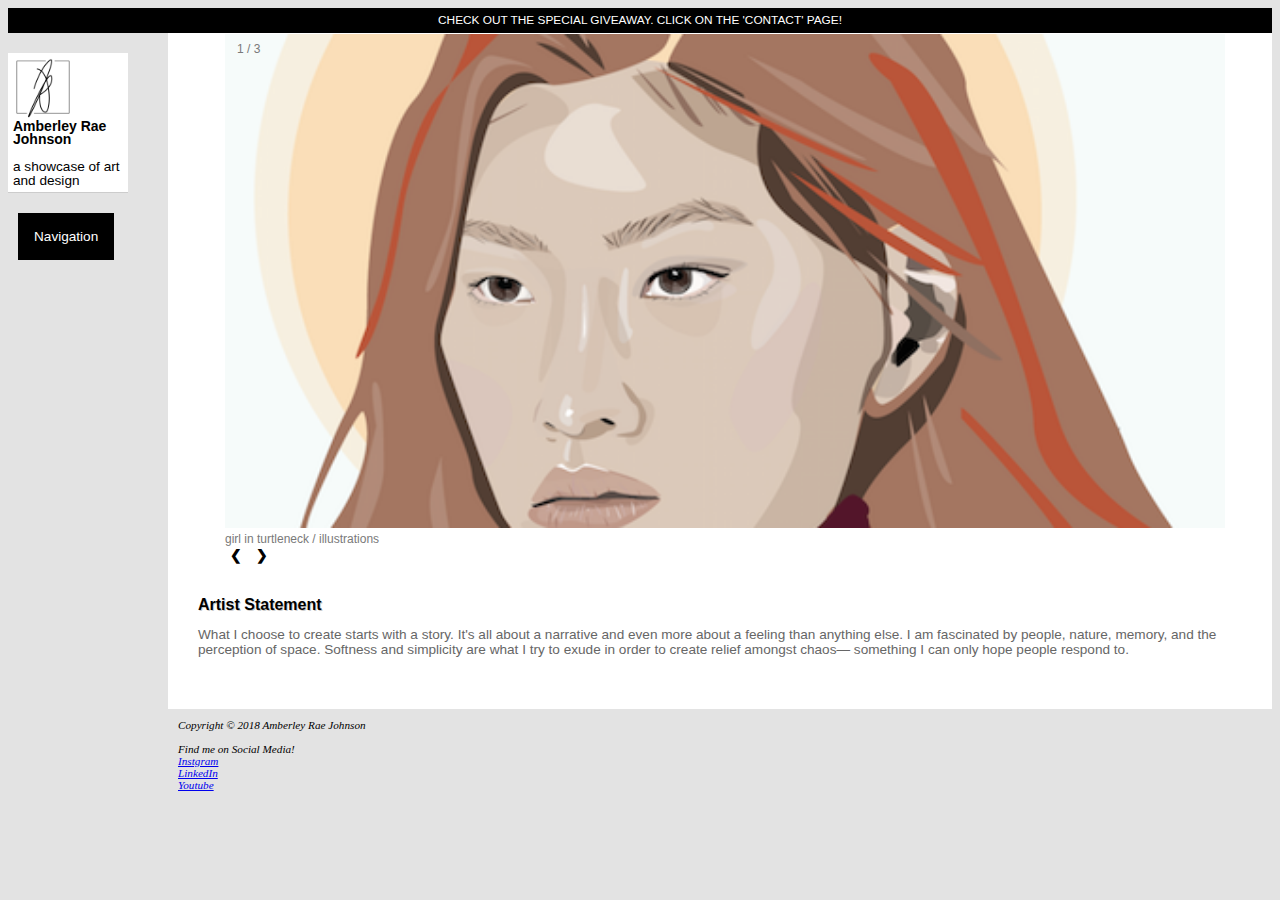
<file: index.html>
<!DOCTYPE html>
<html lang="en">
<head>
    <title>Amberley Rae Johnson</title>
    <meta charset="utf-8">
    <meta name="description" content="Design Portfolio by Amberley Rae Johnson">
    <meta name="keywords" content="Art,Design,Photography,Videography,Illustrations,Architecture">
    <meta name="author" content="Amberley Johnson">
    <meta name="viewport" content="width=device-width, initial-scale=1.0">
    <link rel="stylesheet" href="johnson.css">
</head>
  <div id=announcement>CHECK OUT THE SPECIAL GIVEAWAY. CLICK ON THE 'CONTACT' PAGE!</div>
    <body>
    <header>
        <img src="logo-01.png" height="60px" width="60px" alt="Logo of artist's first and middle initials: AR">
       <h1>Amberley Rae Johnson</h1>
       <p>a showcase of art and design</p>
    </header>
     <nav>
       <div class="dropdown">
      <button class="dropbtn">Navigation</button>
      <div class="dropdown-content">
          <ul>
          <li><a href="index.html">Home</a></li> 
          <li><a href="arch.html">Architecture</a></li>  
          <li><a href="illustrations.html">Illustrations</a></li>  
          <li><a href="videography.html">Videography</a></li>
          <li><a href="photography.html">Photography</a></li>
          <li><a href="about.html">About</a></li>
          <li><a href="contact.html">Contact</a></li>
           <li><a href="shop.html">Shop</a></li>
          </ul> 
      </div>
      </div>
    </nav>
    <main>
        <!-- Slideshow container -->
<div class="slideshow-container">

  <!-- Full-width images with number and caption text -->
  <div class="mySlides fade">
    <div class="numbertext">1 / 3</div>
    <img src="turtleneck-girl.png" style="width:100%">
    <div class="text">girl in turtleneck / illustrations</div>
  </div>

  <div class="mySlides fade">
    <div class="numbertext">2 / 3</div>
    <img src="sunlakes.png" style="width:100%">
    <div class="text">future desert city / architecture</div>
  </div>

  <div class="mySlides fade">
    <div class="numbertext">3 / 3</div>
    <img src="poolofroses.png" style="width:100%">
    <div class="text">pool of roses / photography</div>
  </div>

  <!-- Next and previous buttons -->
  <a class="prev" onclick="plusSlides(-1)">&#10094;</a>
  <a class="next" onclick="plusSlides(1)">&#10095;</a>
</div>
<br>
<h2>Artist Statement</h2>
<p>
    What I choose to create starts with a story. It's all about a narrative and even more about a feeling than anything else. 
    I am fascinated by people, nature, memory, and the perception of space. 
    Softness and simplicity are what I try to exude in order to create relief amongst chaos— 
    something I can only hope people respond to.
</p><br>
    </main>
    <footer>
           Copyright © 2018 Amberley Rae Johnson<br><br>
           Find me on Social Media! <br/> 
           <a href="https://www.instagram.com/a.raej">Instgram</a><br>
           <a href="https://www.linkedin.com/in/amberley-johnson">LinkedIn</a><br>
          <a href="https://www.youtube.com/channel/UCAEWVV83-n70gPJtdw748eg">Youtube</a>
        </footer>
  <script>
var slideIndex = 1;
showSlides(slideIndex);

function plusSlides(n) {
  showSlides(slideIndex += n);
}

function currentSlide(n) {
  showSlides(slideIndex = n);
}

function showSlides(n) {
  var i;
  var slides = document.getElementsByClassName("mySlides");
  var dots = document.getElementsByClassName("dot");
  if (n > slides.length) {slideIndex = 1}    
  if (n < 1) {slideIndex = slides.length}
  for (i = 0; i < slides.length; i++) {
      slides[i].style.display = "none";  
  }
  for (i = 0; i < dots.length; i++) {
      dots[i].className = dots[i].className.replace(" active", "");
  }
  slides[slideIndex-1].style.display = "block";  
  dots[slideIndex-1].className += " active";
}
</script>
</body> 
</html>
</file>
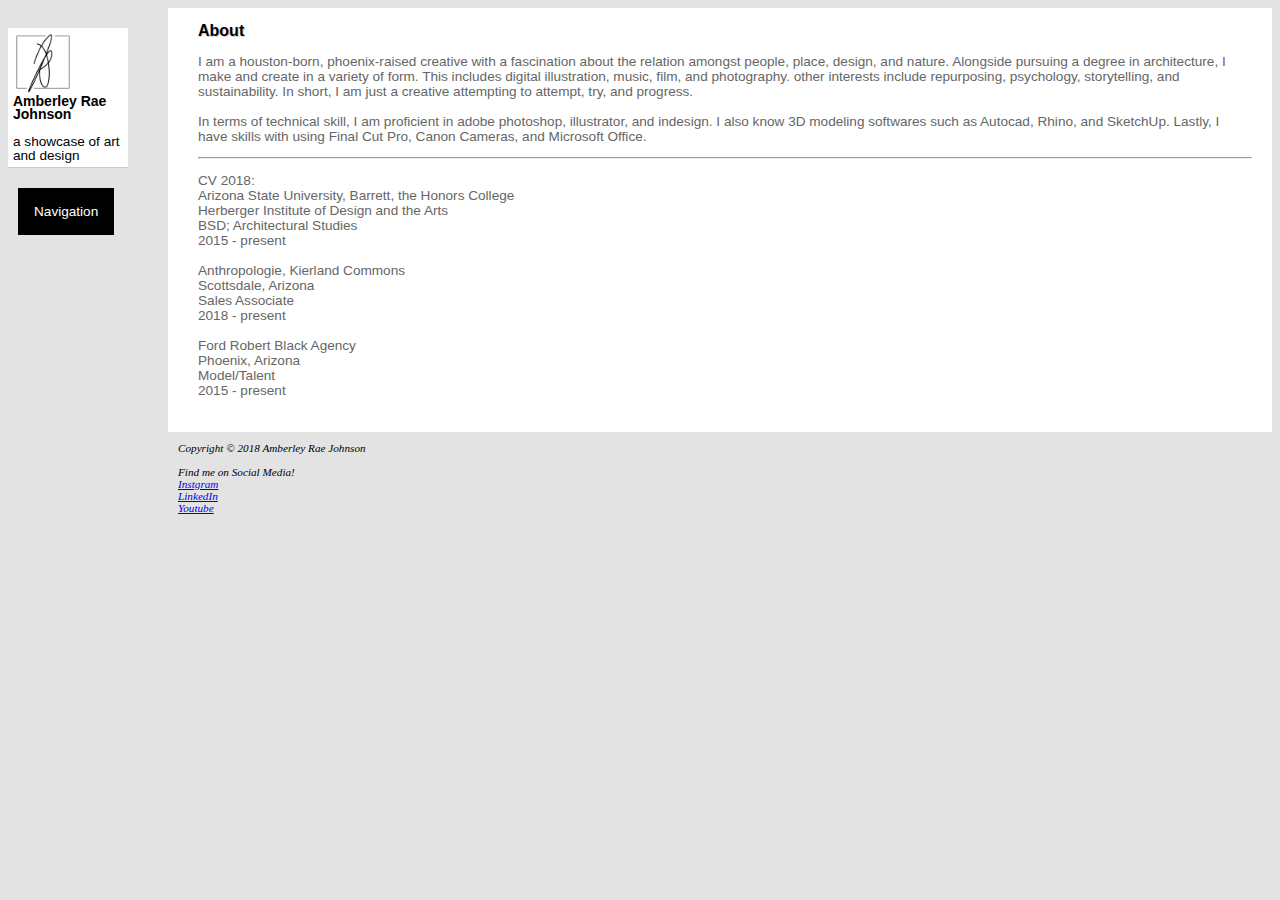
<file: about.html>
<!DOCTYPE html>
<html lang="en">
<head>
    <title>Amberley Rae Johnson</title>
    <meta charset="utf-8">
    <meta name="description" content="Autobiography and Credentials of Amberley Johnson">
    <meta name="keywords" content="About,Info,Autobiography">
    <meta name="author" content="Amberley Johnson">
    <meta name="viewport" content="width=device-width, initial-scale=1.0">
    <link rel="stylesheet" href="johnson.css">
</head>
    <body>
    <header>
        <img src="logo-01.png" height="60px" width="60px" alt="Logo of artist's first and middle initials: AR">
       <h1>Amberley Rae Johnson</h1>
       <p>a showcase of art and design</p>
    </header>
      <nav>
       <div class="dropdown">
      <button class="dropbtn">Navigation</button>
      <div class="dropdown-content">
          <ul>
          <li><a href="index.html">Home</a></li> 
          <li><a href="arch.html">Architecture</a></li>  
          <li><a href="illustrations.html">Illustrations</a></li>  
          <li><a href="videography.html">Videography</a></li>
          <li><a href="photography.html">Photography</a></li>
          <li><a href="about.html">About</a></li>
          <li><a href="contact.html">Contact</a></li>
           <li><a href="shop.html">Shop</a></li>
          </ul> 
      </div>
      </div>
    </nav>
<main>
  <h2>About</h2>
  <p>I am a houston-born, phoenix-raised creative with a fascination about the relation amongst people, place, design, and nature. 
  Alongside pursuing a degree in architecture, I make and create in a variety of form. This includes digital illustration, music, film, and photography. 
  other interests include repurposing, psychology, storytelling, and sustainability. In short, I am just a creative attempting to attempt, try, and progress. 
  <br/><br/>
  In terms of technical skill, I am proficient in adobe photoshop, illustrator, and indesign. 
  I also know 3D modeling softwares such as Autocad, Rhino, and SketchUp. Lastly, I have skills with using Final Cut Pro, Canon Cameras, and Microsoft Office.
  </p><hr>
  <p>CV 2018:<br>
    Arizona State University, Barrett, the Honors College<br>
    Herberger Institute of Design and the Arts<br>
    BSD; Architectural Studies <br>
    2015 - present <br><br>
    Anthropologie, Kierland Commons<br>
    Scottsdale, Arizona<br>
    Sales Associate<br>
    2018 - present <br><br>
    Ford Robert Black Agency<br>
    Phoenix, Arizona<br>
    Model/Talent<br>
    2015 - present
  </p>
    </main>
    <footer>
           Copyright © 2018 Amberley Rae Johnson<br><br>
           Find me on Social Media! <br/> 
           <a href="https://www.instagram.com/a.raej">Instgram</a><br>
           <a href="https://www.linkedin.com/in/amberley-johnson">LinkedIn</a><br>
          <a href="https://www.youtube.com/channel/UCAEWVV83-n70gPJtdw748eg">Youtube</a>
        </footer>
</body> 
</html>
</file>
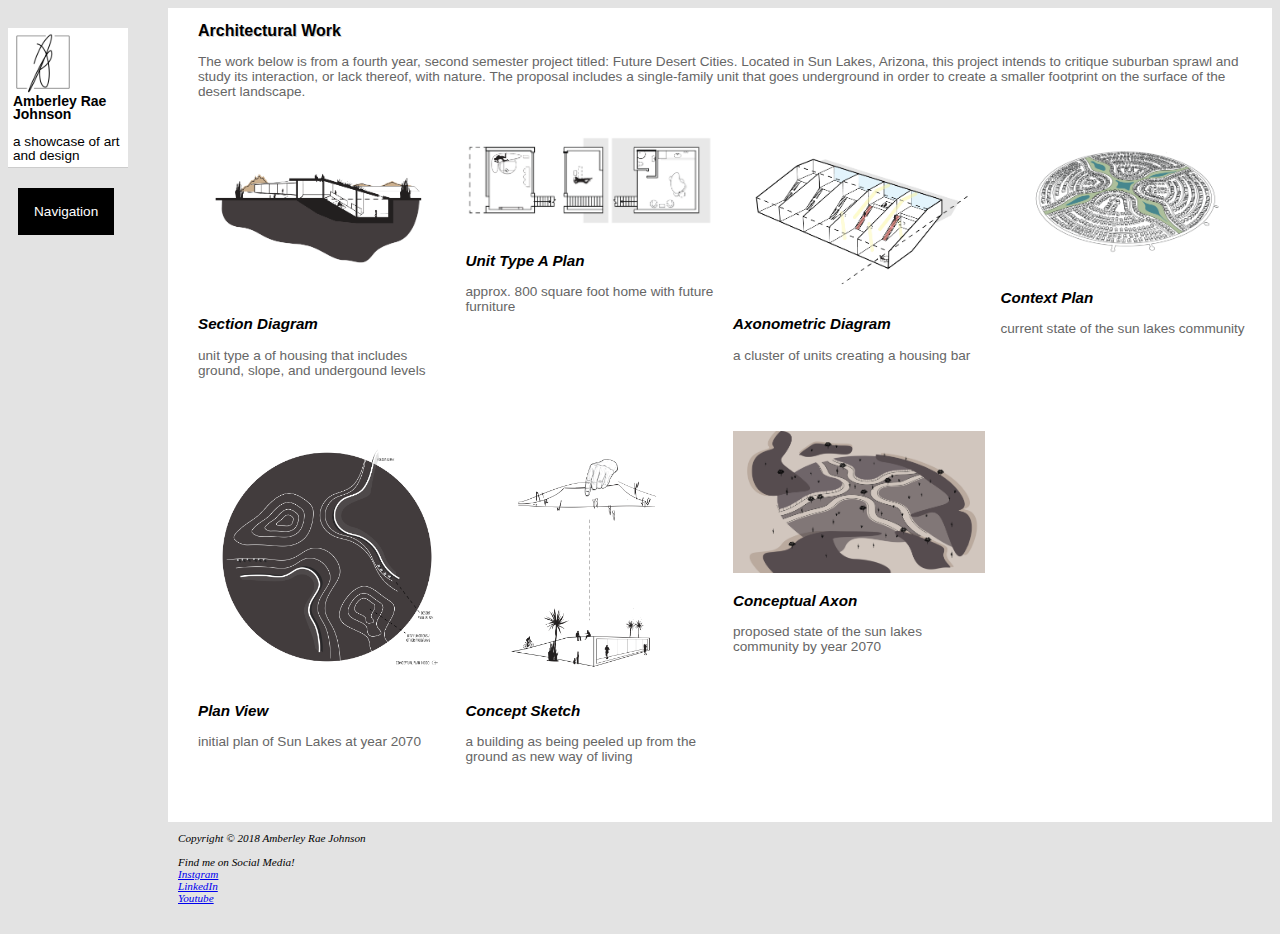
<file: arch.html>
<!DOCTYPE html>
<html lang="en">
<head>
    <title>Amberley Rae Johnson</title>
    <meta charset="utf-8">
    <meta name="description" content="Architectural Projects by Amberley Johnson">
    <meta name="keywords" content="Architecture,Design,Planning,City">
    <meta name="author" content="Amberley Johnson">
    <meta name="viewport" content="width=device-width, initial-scale=1.0">
    <link rel="stylesheet" href="johnson.css">
</head>
    <body>
    <header>
        <img src="logo-01.png" height="60px" width="60px" alt="Logo of artist's first and middle initials: AR">
       <h1>Amberley Rae Johnson</h1>
       <p>a showcase of art and design</p>
    </header>
     <nav>
       <div class="dropdown">
      <button class="dropbtn">Navigation</button>
      <div class="dropdown-content">
          <ul>
          <li><a href="index.html">Home</a></li> 
          <li><a href="arch.html">Architecture</a></li>  
          <li><a href="illustrations.html">Illustrations</a></li>  
          <li><a href="videography.html">Videography</a></li>
          <li><a href="photography.html">Photography</a></li>
          <li><a href="about.html">About</a></li>
          <li><a href="contact.html">Contact</a></li>
           <li><a href="shop.html">Shop</a></li>
          </ul> 
      </div>
      </div>
    </nav>
<main>
<h2>Architectural Work</h2>
<p>The work below is from a fourth year, second semester project titled: Future Desert Cities. 
Located in Sun Lakes, Arizona, this project intends to critique suburban sprawl and study its interaction, or lack thereof, with nature. 
The proposal includes a single-family unit that goes underground in order to create a smaller footprint on the surface of the desert landscape.</p>
<div class="row">
  <div class="column">
    <div class="content">
      <img src="diagram-01.png" alt="Section cut looking into undergound housing" style="width:100%">
      <h3>Section Diagram</h3>
      <p>unit type a of housing that includes ground, slope, and undergound levels </p>
    </div>
  </div>
  <div class="column">
    <div class="content">
      <img src="plan.png" alt="Aerial view of housing layout" style="width:100%">
      <h3>Unit Type A Plan</h3>
      <p>approx. 800 square foot home with future furniture</p>
    </div>
  </div>
  <div class="column">
    <div class="content">
      <img src="diagram-03.png" alt="Angled view of multiple of the same housing unit side by side" style="width:100%">
      <h3>Axonometric Diagram</h3>
      <p>a cluster of units creating a housing bar</p>
    </div>
  </div>
  <div class="column">
    <div class="content">
      <img src="sunlakes.png" alt="Aerial map view of neighborhood of Sun Lakes" style="width:100%">
      <h3>Context Plan</h3>
      <p>current state of the sun lakes community</p>
    </div>
  </div>
</div>
    <div class="row">
  <div class="column">
    <div class="content">
      <img src="2018midterm-05.png" alt="Plan view of proposed Sun Lakes Community" style="width:100%">
      <h3>Plan View</h3>
      <p>initial plan of Sun Lakes at year 2070</p>
    </div>
  </div>
  <div class="column">
    <div class="content">
      <img src="2018midterm-02.png" alt="Sketch of hand peeling up a piece of the ground as idea for a building" style="width:100%">
      <h3>Concept Sketch</h3>
      <p>a building as being peeled up from the ground as new way of living</p>
    </div>
  </div>
  <div class="column">
    <div class="content">
      <img src="ev-71-02.png" alt="Aerial map view of new Sun Lakes project proposal" style="width:100%">
      <h3>Conceptual Axon</h3>
      <p>proposed state of the sun lakes community by year 2070</p>
    </div>
  </div>
</div>
    </main>
    <footer>
           Copyright © 2018 Amberley Rae Johnson<br><br>
           Find me on Social Media! <br/> 
           <a href="https://www.instagram.com/a.raej">Instgram</a><br>
           <a href="https://www.linkedin.com/in/amberley-johnson">LinkedIn</a><br>
          <a href="https://www.youtube.com/channel/UCAEWVV83-n70gPJtdw748eg">Youtube</a>
        </footer>
</body> 
</html>
</file>
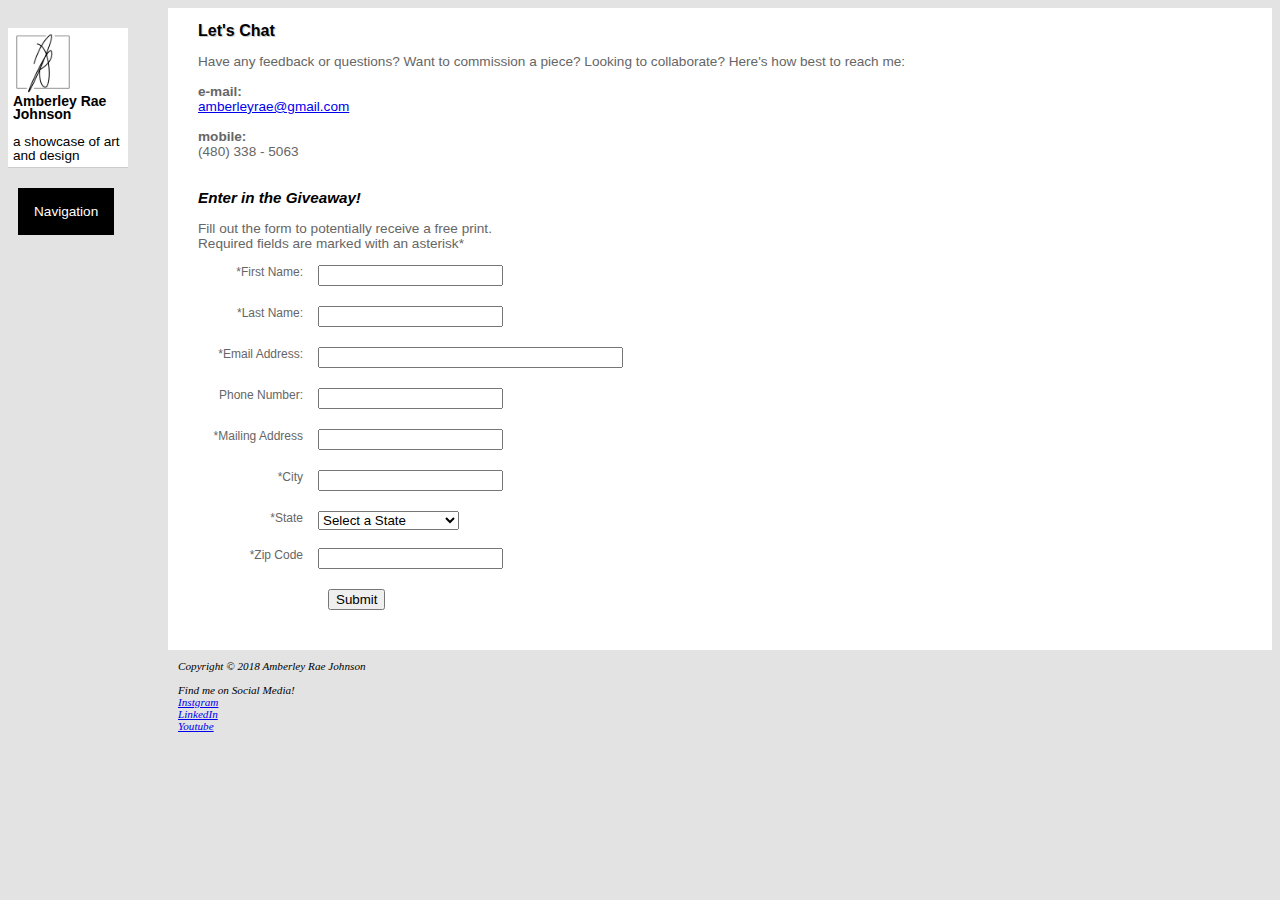
<file: contact.html>
<!DOCTYPE html>
<html lang="en">
<head>
    <title>Amberley Rae Johnson</title>
    <meta charset="utf-8">
    <meta name="description" content="Contact Information for Amberley Johnson">
    <meta name="keywords" content="Contact,E-mail,Mobile,Call,Reach">
    <meta name="author" content="Amberley Johnson">
    <meta name="viewport" content="width=device-width, initial-scale=1.0">
    <link rel="stylesheet" href="johnson.css">
</head>
    <body>
    <header>
        <img src="logo-01.png" height="60px" width="60px" alt="Logo of artist's first and middle initials: AR">
       <h1>Amberley Rae Johnson</h1>
       <p>a showcase of art and design</p>
    </header>
      <nav>
       <div class="dropdown">
      <button class="dropbtn">Navigation</button>
      <div class="dropdown-content">
          <ul>
          <li><a href="index.html">Home</a></li> 
          <li><a href="arch.html">Architecture</a></li>  
          <li><a href="illustrations.html">Illustrations</a></li>  
          <li><a href="videography.html">Videography</a></li>
          <li><a href="photography.html">Photography</a></li>
          <li><a href="about.html">About</a></li>
          <li><a href="contact.html">Contact</a></li>
           <li><a href="shop.html">Shop</a></li>
          </ul> 
      </div>
      </div>
    </nav>
<main>
  <h2>Let's Chat</h2>
  <p>Have any feedback or questions? Want to commission a piece? Looking to collaborate?
  Here's how best to reach me:<br><br>
      <b>e-mail:</b><br>
     <a href="mailto:amberleyrae@gmail.com">amberleyrae@gmail.com</a><br><br>
      <b>mobile:</b><br>
       (480) 338 - 5063
<br><br>
<h3>Enter in the Giveaway!</h3>
<p>Fill out the form to potentially receive a free print.<br/>Required fields are marked with an asterisk*</p>
        <form method="post" action="http://webdevbasics.net/scripts/demo.php">
            <label for="myFName">*First Name:</label> 
            <input type="text" name="myFName" id="myFName" required="required">
            <label for="myLName">*Last Name:</label> 
            <input type="text" name="myLName" id="myLName" required="required">
            <label for="myEmail">*Email Address:</label> 
            <input type="email" name="myEmail" id="myEmail" size="35" required="required">
            <label for="myPhone">Phone Number:</label> 
            <input type="tel" name="myPhone" id="myPhone" maxlength="12">
            <label for="myAddress">*Mailing Address</label>
            <input type="address" name="myAddress" id="myAddress">
            <label for="myCity">*City</label>
            <input type="text" name="myCity" id="myCity">
            <select name="state" id="state">
            <option value="" selected="selected">Select a State</option>
                      <option value="AL">Alabama</option>
                      <option value="AK">Alaska</option>
                      <option value="AZ">Arizona</option>
                      <option value="AR">Arkansas</option>
                      <option value="CA">California</option>
                      <option value="CO">Colorado</option>
                      <option value="CT">Connecticut</option>
                      <option value="DE">Delaware</option>
                      <option value="DC">District Of Columbia</option>
                      <option value="FL">Florida</option>
                      <option value="GA">Georgia</option>
                      <option value="HI">Hawaii</option>
                      <option value="ID">Idaho</option>
                      <option value="IL">Illinois</option>
                      <option value="IN">Indiana</option>
                      <option value="IA">Iowa</option>
                      <option value="KS">Kansas</option>
                      <option value="KY">Kentucky</option>
                      <option value="LA">Louisiana</option>
                      <option value="ME">Maine</option>
                      <option value="MD">Maryland</option>
                      <option value="MA">Massachusetts</option>
                      <option value="MI">Michigan</option>
                      <option value="MN">Minnesota</option>
                      <option value="MS">Mississippi</option>
                      <option value="MO">Missouri</option>
                      <option value="MT">Montana</option>
                      <option value="NE">Nebraska</option>
                      <option value="NV">Nevada</option>
                      <option value="NH">New Hampshire</option>
                      <option value="NJ">New Jersey</option>
                      <option value="NM">New Mexico</option>
                      <option value="NY">New York</option>
                      <option value="NC">North Carolina</option>
                      <option value="ND">North Dakota</option>
                      <option value="OH">Ohio</option>
                      <option value="OK">Oklahoma</option>
                      <option value="OR">Oregon</option>
                      <option value="PA">Pennsylvania</option>
                      <option value="RI">Rhode Island</option>
                      <option value="SC">South Carolina</option>
                      <option value="SD">South Dakota</option>
                      <option value="TN">Tennessee</option>
                      <option value="TX">Texas</option>
                      <option value="UT">Utah</option>
                      <option value="VT">Vermont</option>
                      <option value="VA">Virginia</option>
                      <option value="WA">Washington</option>
                      <option value="WV">West Virginia</option>
                      <option value="WI">Wisconsin</option>
                      <option value="WY">Wyoming</option>
            </select>
           <label for="myCity">*State</label><br><br> 
           <label for="myZIP">*Zip Code</label>
            <input type="text" name="myZIP" id="myZIP">
            <div id="submit"><input type="submit" value="Submit"></div>
        </form>
    </main>
    <footer>
           Copyright © 2018 Amberley Rae Johnson<br><br>
           Find me on Social Media!<br/> 
           <a href="https://www.instagram.com/a.raej">Instgram</a><br>
           <a href="https://www.linkedin.com/in/amberley-johnson">LinkedIn</a><br>
          <a href="https://www.youtube.com/channel/UCAEWVV83-n70gPJtdw748eg">Youtube</a>
        </footer>
</body> 
</html>
</file>
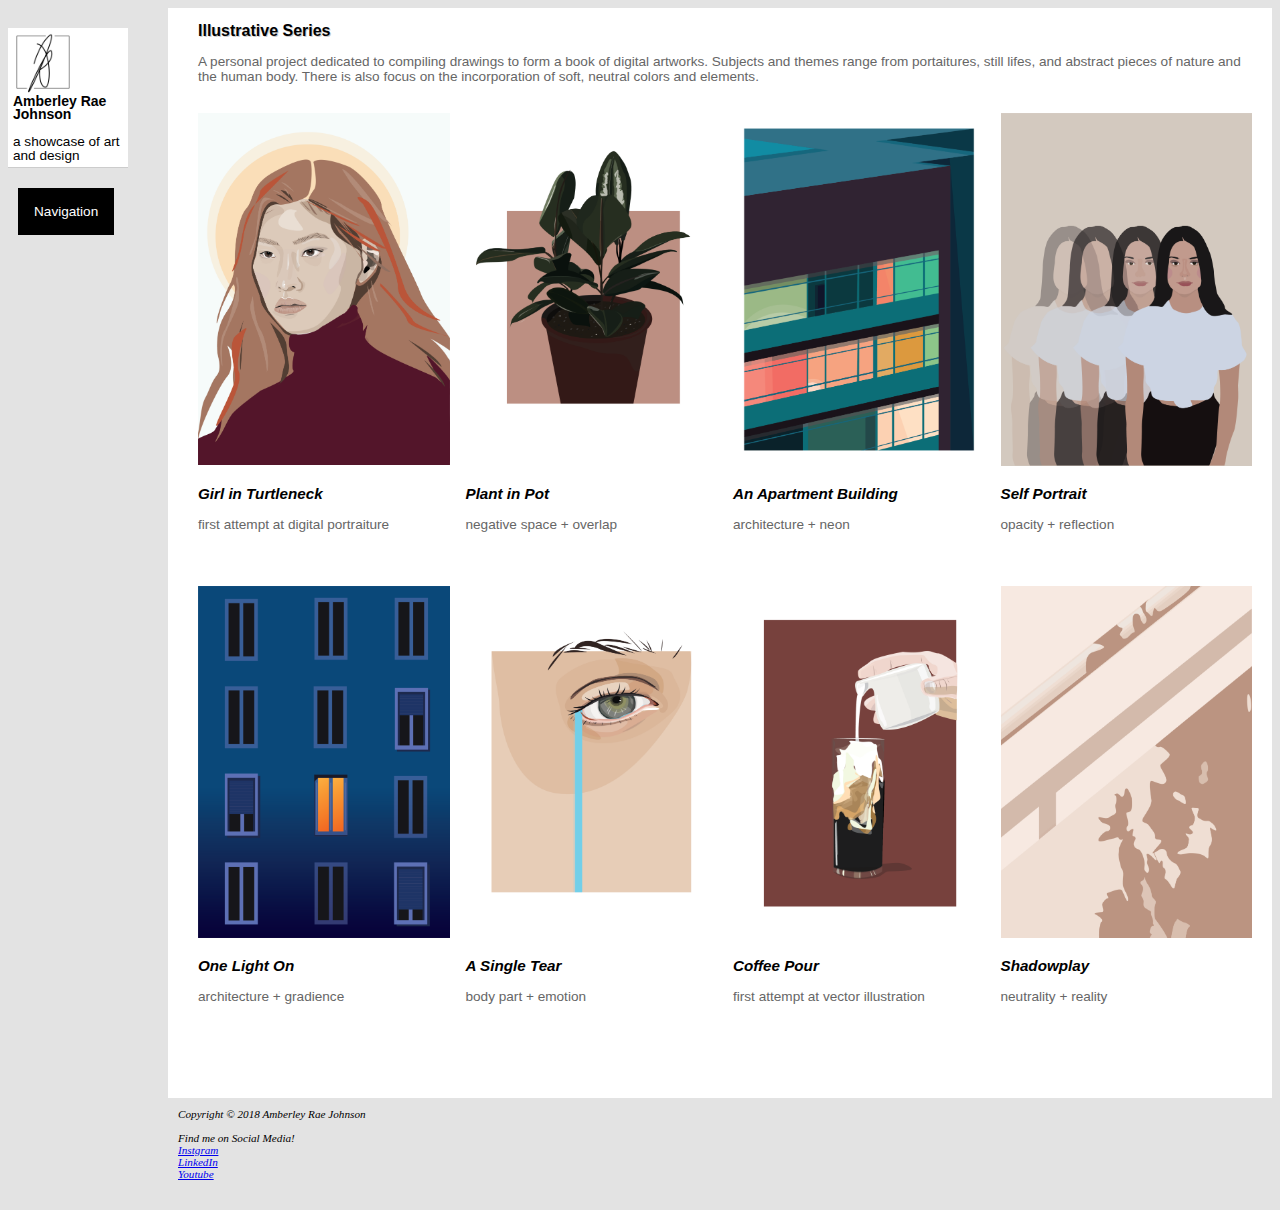
<file: illustrations.html>
<!DOCTYPE html>
<html lang="en">
<head>
    <title>Amberley Rae Johnson</title>
    <meta charset="utf-8">
    <meta name="description" content="Digital Art Illustration by Amberley Johnson">
    <meta name="keywords" content="Art,Design,Illustration,DigitalArt,Vector">
    <meta name="author" content="Amberley Johnson">
    <meta name="viewport" content="width=device-width, initial-scale=1.0">
    <link rel="stylesheet" href="johnson.css">
</head>
    <body>
    <header>
        <img src="logo-01.png" height="60px" width="60px" alt="Logo of artist's first and middle initials: AR">
       <h1>Amberley Rae Johnson</h1>
       <p>a showcase of art and design</p>
    </header>
      <nav>
       <div class="dropdown">
      <button class="dropbtn">Navigation</button>
      <div class="dropdown-content">
          <ul>
          <li><a href="index.html">Home</a></li> 
          <li><a href="arch.html">Architecture</a></li>  
          <li><a href="illustrations.html">Illustrations</a></li>  
          <li><a href="videography.html">Videography</a></li>
          <li><a href="photography.html">Photography</a></li>
          <li><a href="about.html">About</a></li>
          <li><a href="contact.html">Contact</a></li>
           <li><a href="shop.html">Shop</a></li>
          </ul> 
      </div>
      </div>
    </nav>
<main>
  <h2>Illustrative Series</h2>
  <p>A personal project dedicated to compiling drawings to form a book of digital artworks. 
  Subjects and themes range from portaitures, still lifes, and abstract pieces of nature and the human body. 
  There is also focus on the incorporation of soft, neutral colors and elements. 
  </p>
<div class="row">
  <div class="column">
    <div class="content">
      <img src="turtleneckgirl.png" alt="Girl in a red turtleneck" style="width:100%">
      <h3>Girl in Turtleneck</h3>
      <p>first attempt at digital portraiture</p>
    </div>
  </div>
  <div class="column">
    <div class="content">
      <img src="plant.png" alt="House plant in red pot" style="width:100%">
      <h3>Plant in Pot</h3>
      <p>negative space + overlap</p>
    </div>
  </div>
  <div class="column">
    <div class="content">
      <img src="building.png" alt="Bird's eye view of building" style="width:100%">
      <h3>An Apartment Building</h3>
      <p>architecture + neon</p>
    </div>
  </div>
  <div class="column">
    <div class="content">
      <img src="selfportrait.png" alt="Girl (x4) with varying opacities" style="width:100%">
      <h3>Self Portrait</h3>
      <p>opacity + reflection</p>
    </div>
  </div>
</div>
<div class="row">
  <div class="column">
    <div class="content">
      <img src="midnightblue.png" alt="Windows on a building" style="width:100%">
      <h3>One Light On</h3>
      <p>architecture + gradience</p>
    </div>
  </div>
  <div class="column">
    <div class="content">
      <img src="eye.png" alt="One eye with one tear" style="width:100%">
      <h3>A Single Tear</h3>
      <p>body part + emotion</p>
    </div>
  </div>
  <div class="column">
    <div class="content">
      <img src="coffee.png" alt="Hand pouring milk into glass of coffee" style="width:100%">
      <h3>Coffee Pour</h3>
      <p>first attempt at vector illustration</p>
    </div>
  </div>
  <div class="column">
    <div class="content">
      <img src="shadows.png" alt="Tree shadow on stairwell" style="width:100%">
      <h3>Shadowplay</h3>
      <p>neutrality + reality</p>
    </div>
  </div>
</div>
<br><br>
    </main>
    <footer>
           Copyright © 2018 Amberley Rae Johnson<br><br>
           Find me on Social Media! <br/> 
           <a href="https://www.instagram.com/a.raej">Instgram</a><br>
           <a href="https://www.linkedin.com/in/amberley-johnson">LinkedIn</a><br>
          <a href="https://www.youtube.com/channel/UCAEWVV83-n70gPJtdw748eg">Youtube</a>
        </footer>
</body> 
</html>
</file>
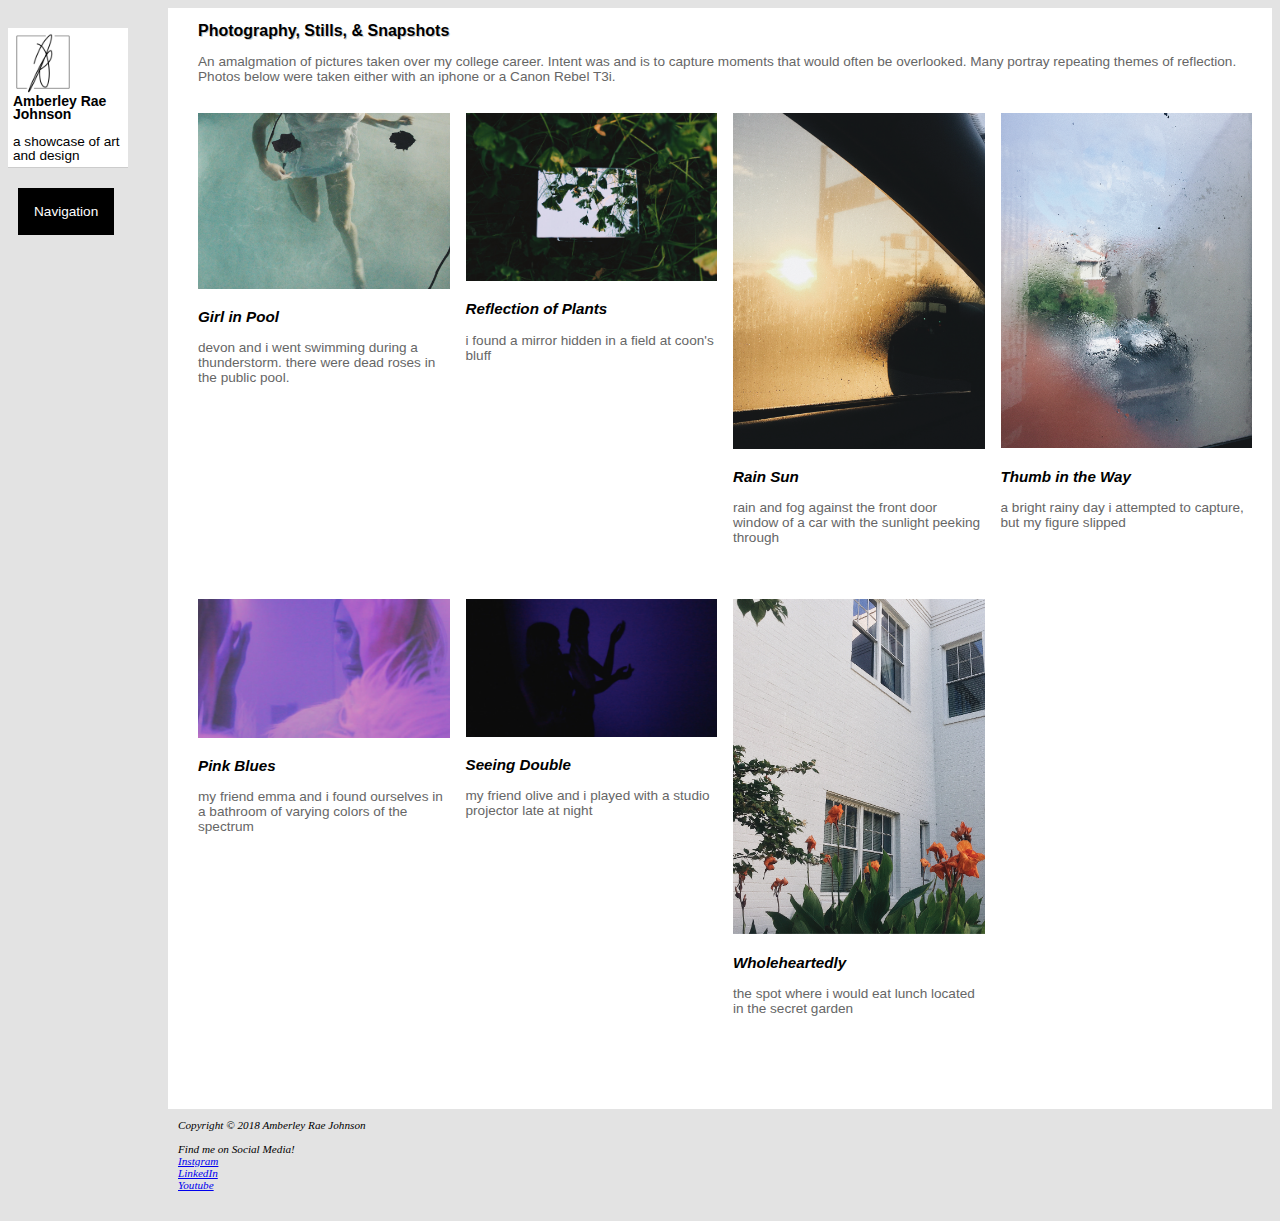
<file: photography.html>
<!DOCTYPE html>
<html lang="en">
<head>
    <title>Amberley Rae Johnson</title>
    <meta charset="utf-8">
    <meta name="description" content="Photographs by Amberley Johnson">
    <meta name="keywords" content="Photography,Snapshots,Stills,iPhone,Camera">
    <meta name="author" content="Amberley Johnson">
    <meta name="viewport" content="width=device-width, initial-scale=1.0">
    <link rel="stylesheet" href="johnson.css">
</head>
    <body>
    <header>
        <img src="logo-01.png" height="60px" width="60px" alt="Logo of artist's first and middle initials: AR">
       <h1>Amberley Rae Johnson</h1>
       <p>a showcase of art and design</p>
    </header>
      <nav>
       <div class="dropdown">
      <button class="dropbtn">Navigation</button>
      <div class="dropdown-content">
          <ul>
          <li><a href="index.html">Home</a></li> 
          <li><a href="arch.html">Architecture</a></li>  
          <li><a href="illustrations.html">Illustrations</a></li>  
          <li><a href="videography.html">Videography</a></li>
          <li><a href="photography.html">Photography</a></li>
          <li><a href="about.html">About</a></li>
          <li><a href="contact.html">Contact</a></li>
           <li><a href="shop.html">Shop</a></li>
          </ul> 
      </div>
      </div>
    </nav>
<main>
  <h2>Photography, Stills, & Snapshots</h2>
  <p>An amalgmation of pictures taken over my college career. 
  Intent was and is to capture moments that would often be overlooked. 
  Many portray repeating themes of reflection.
  Photos below were taken either with an iphone or a Canon Rebel T3i. 
  </p>
<div class="row">
  <div class="column">
    <div class="content">
      <img src="girlpool.png" alt="Girl floating in pool with roses" style="width:100%">
      <h3>Girl in Pool</h3>
      <p>devon and i went swimming during a thunderstorm. 
      there were dead roses in the public pool.</p>
    </div>
  </div>
  <div class="column">
    <div class="content">
      <img src="mirror.jpg" alt="Square mirror in green plants" style="width:100%">
      <h3>Reflection of Plants</h3>
      <p>i found a mirror hidden in a field at coon's bluff</p>
    </div>
  </div>
  <div class="column">
    <div class="content">
      <img src="frame-01.png" alt="View out of car window on rainy day" style="width:100%">
      <h3>Rain Sun</h3>
      <p>rain and fog against the front door 
      window of a car with the sunlight peeking through</p>
    </div>
  </div>
  <div class="column">
    <div class="content">
      <img src="frame-02.png" alt="Blurry view into parking lot out of room window" style="width:100%">
      <h3>Thumb in the Way</h3>
      <p>a bright rainy day i attempted to capture, but my figure slipped</p>
    </div>
  </div>
</div>
<div class="row">
  <div class="column">
    <div class="content">
      <img src="pinkgirl.png" alt="Girl looking at herself in mirror" style="width:100%">
      <h3>Pink Blues</h3>
      <p>my friend emma and i found ourselves in a bathroom of varying colors of the spectrum</p>
    </div>
  </div>
  <div class="column">
    <div class="content">
      <img src="silhouette.png" alt="Lights" style="width:100%">
      <h3>Seeing Double</h3>
      <p>my friend olive and i played with a studio projector late at night</p>
    </div>
  </div>
  <div class="column">
    <div class="content">
      <img src="frame-03.png" alt="Nature" style="width:100%">
      <h3>Wholeheartedly</h3>
      <p>the spot where i would eat lunch located in the secret garden</p>
    </div>
    </div>
</div>
<br><br>
    </main>
    <footer>
           Copyright © 2018 Amberley Rae Johnson<br><br>
           Find me on Social Media!<br/> 
           <a href="https://www.instagram.com/a.raej">Instgram</a><br>
           <a href="https://www.linkedin.com/in/amberley-johnson">LinkedIn</a><br>
          <a href="https://www.youtube.com/channel/UCAEWVV83-n70gPJtdw748eg">Youtube</a>
        </footer>
</body> 
</html>
</file>
<file: johnson.css>
body { background-color: #E3E3E3;
        background-repeat: no-repeat;
        color: #666666; 
        font-family:Helvetica,Arial,sans-serif; 
}
#announcement { background-color: #000000; 
                height:25px; 
                padding-top:5px;
                text-align:center;
                font-size: .74em;
                color:#FFFFFF;
                font-family:Arial,Verdana,sans-serif; 
}
header { margin-top: 20px;
        margin-bottom: 50px;
        padding: 5px;
        border-bottom:1px solid #CCCCCC;
        width: 120px;
        float: left;
        position: relative;
        background-color: #FFFFFF; 
        color: #000000;
        text-align: left; 
        height: 140px;
        line-height: .85em;
}
h1 { margin-bottom: 0;
        margin-top: 0;
        font-family:Arial,Verdana,sans-serif; 
        font-size: 0.875em;
        color: #000000;
}
p { font-size: .85em; 
    font-family:Arial,Verdana,sans-serif;
}
nav {   float: left;
        padding: 10px;
        font-weight: bold;
        position: absolute;
        margin-top: 170px;
        width: 120px; }
.dropbtn {
    background-color: #000000;
    color: white;
    padding: 16px;
    font-size: .85em;
    border: none;
}
.dropdown {
    position: relative;
    display: inline-block;
}
.dropdown-content {
    display: none;
    position: absolute;
    background-color: #f1f1f1;
    min-width: 160px;
    box-shadow: 0px 8px 16px 0px rgba(0,0,0,0.2);
    z-index: 1;
}
.dropdown-content a {
    color: black;
    padding: 12px 16px;
    text-decoration: none;
    display: block;
}
.dropdown-content a:hover {background-color: #000000;}
.dropdown:hover .dropdown-content {display: block;}
.dropdown:hover .dropbtn {background-color: #CCCCCC;}
nav a { text-decoration: none; 
        line-height: 20px;
}
nav a:link { color: #797979; }
nav a:visited { color: #797979; }
nav a:hover { color: #FFFFFF; }
nav ul { list-style-type: none;
        padding-left: 0;
        margin: 0;
        font-size: .75em; }
main {  background-color: #FFFFFF;
        margin-left: 160px;
        padding: 1px 20px 20px 30px; 
        display: block;
        height: auto;
        }
h2 { color: #000000;
        font-family:Arial,Verdana,sans-serif;
        text-shadow: 1px 1px #CCCCCC; 
        font-size: 1em;
        }
h3 { color: #000000;
        font-family:Arial,Verdana,sans-serif;
        font-style: italic; 
        font-size: .95em;
        }
table { border: 1px solid #CCCCCC;
        width: 80%;
        border-spacing: 0; }
td { border: 1px solid #797979;
        padding: 5px;
        text-align: center; 
        font-size: .8em;
}
th { border: 1px solid #797979;
        padding: 5px; }
tr:nth-of-type(odd) {background-color: #CCCCCC; }
.row {
    margin: 8px -16px;
}
.row,
.row > .column {
    padding: 8px;
}
.column {
    float: left;
    width: 25%;
}
.row:after {
    content: "";
    display: table;
    clear: both;
}
.content {
    background-color: white;
}
dt { color: #000033; }
footer { background-color: #E3E3E3;
        color: #000000;
        width: auto;
        margin-left: 160px;
        margin-bottom: 20px;
        font-size: .7em; 
        font-style: italic;
        text-align: left;
        font-family:Georgia,"Times New Roman",serif; 
        padding: 10px; } 
* {box-sizing:border-box}
.slideshow-container {
  max-width: 1000px;
  position: relative;
  margin: auto;
}
.mySlides {
    display: none;
}
.prev, .next {
  cursor: pointer;
  position: relative;
  top: 50%;
  width: auto;
  margin-top: -22px;
  padding: 5px;
  color: black;
  font-weight: bold;
  font-size: 14px;
  transition: 0.6s ease;
  border-radius: 0 3px 3px 0;
}
.next {
  right: 0;
  border-radius: 3px 0 0 3px;
}
.prev:hover, .next:hover {
  background-color: rgba(0,0,0,0.8);
}
.text {
  color: #797979;
  font-size: 12px;
  position: relative;
  width: 100%;
  text-align: right;
}
.numbertext {
  color: #797979;
  font-size: 12px;
  padding: 8px 12px;
  position: absolute;
  top: 0;
}
.fade {
  -webkit-animation-name: fade;
  -webkit-animation-duration: 1.5s;
  animation-name: fade;
  animation-duration: 1.5s;
}
.text { text-align: left;
        font-size:.75em;}
label { float: left;
        display: block;
        text-align: right;
        width: 120px;
        padding-right: 15px;
        font-size: .75em;}
input { display: block;
        margin-bottom: 20px; }
textarea { display: block;
        margin-bottom: 20px; }
#submit { margin-left: 130px; }
@-webkit-keyframes fade {
  from {opacity: .4} 
  to {opacity: 1}
}
@keyframes fade {
  from {opacity: .4} 
  to {opacity: 1}
}
@media screen and (max-width: 900px) {
    .column {
        width: 50%;}
}
@media screen and (max-width: 600px) {
    .column {
        width: 100%;}
}
</file>
